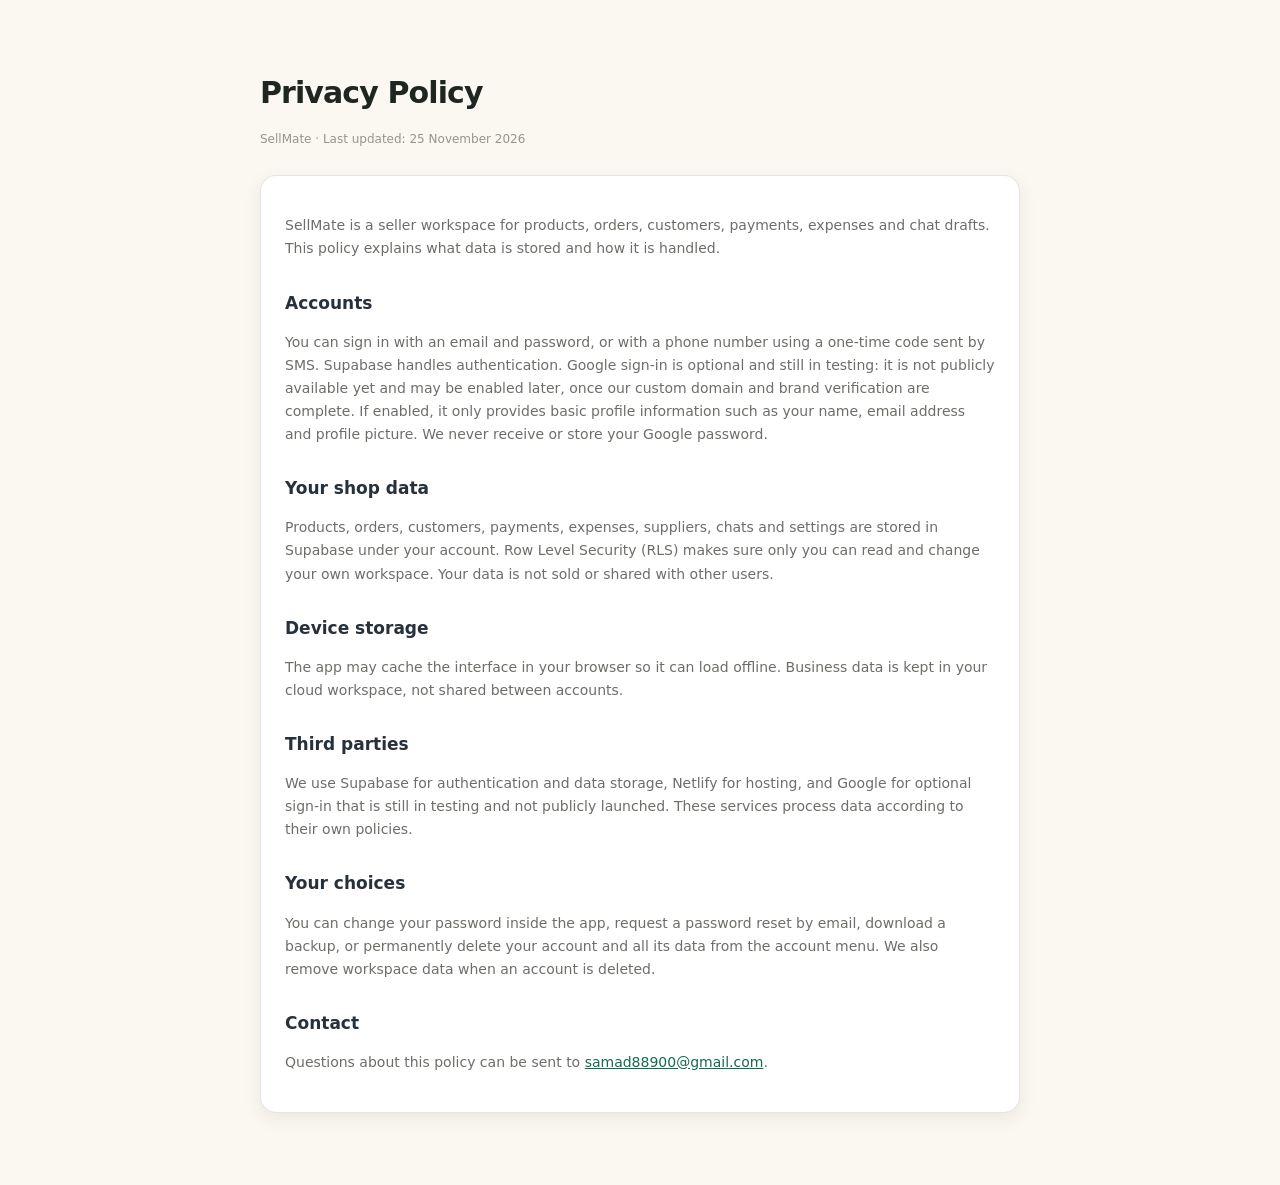
<file: privacy.html>
<!DOCTYPE html>
<html lang="en">
<head>
  <meta charset="UTF-8" />
  <meta name="viewport" content="width=device-width, initial-scale=1.0" />
  <title>Privacy Policy — SellMate</title>
  <style>
    body { margin: 0; background: #fbf8f1; color: #1f2520; font-family: system-ui, -apple-system, Segoe UI, sans-serif; line-height: 1.65; }
    main { max-width: 760px; margin: 0 auto; padding: 48px 22px 72px; }
    a { color: #146b52; }
    h1 { font-size: 30px; letter-spacing: -.03em; margin-bottom: 6px; }
    h2 { font-size: 17px; margin-top: 28px; color: #27313b; }
    p, li { color: #6b6f68; font-size: 14px; }
    .meta { color: #92968c; font-size: 12px; margin-bottom: 26px; }
    .card { border: 1px solid rgba(39, 49, 59, 0.12); background: #ffffff; border-radius: 16px; padding: 24px; box-shadow: 0 6px 18px rgba(39, 49, 59, 0.08); }
  </style>
</head>
<body>
  <main>
    <h1>Privacy Policy</h1>
    <p class="meta">SellMate · Last updated: 25 November 2026</p>
    <div class="card">
      <p>SellMate is a seller workspace for products, orders, customers, payments, expenses and chat drafts. This policy explains what data is stored and how it is handled.</p>

      <h2>Accounts</h2>
      <p>You can sign in with an email and password, or with a phone number using a one-time code sent by SMS. Supabase handles authentication. Google sign-in is optional and still in testing: it is not publicly available yet and may be enabled later, once our custom domain and brand verification are complete. If enabled, it only provides basic profile information such as your name, email address and profile picture. We never receive or store your Google password.</p>

      <h2>Your shop data</h2>
      <p>Products, orders, customers, payments, expenses, suppliers, chats and settings are stored in Supabase under your account. Row Level Security (RLS) makes sure only you can read and change your own workspace. Your data is not sold or shared with other users.</p>

      <h2>Device storage</h2>
      <p>The app may cache the interface in your browser so it can load offline. Business data is kept in your cloud workspace, not shared between accounts.</p>

      <h2>Third parties</h2>
      <p>We use Supabase for authentication and data storage, Netlify for hosting, and Google for optional sign-in that is still in testing and not publicly launched. These services process data according to their own policies.</p>

      <h2>Your choices</h2>
      <p>You can change your password inside the app, request a password reset by email, download a backup, or permanently delete your account and all its data from the account menu. We also remove workspace data when an account is deleted.</p>

      <h2>Contact</h2>
      <p>Questions about this policy can be sent to <a href="mailto:samad88900@gmail.com">samad88900@gmail.com</a>.</p>
    </div>
  </main>
</body>
</html>
</file>
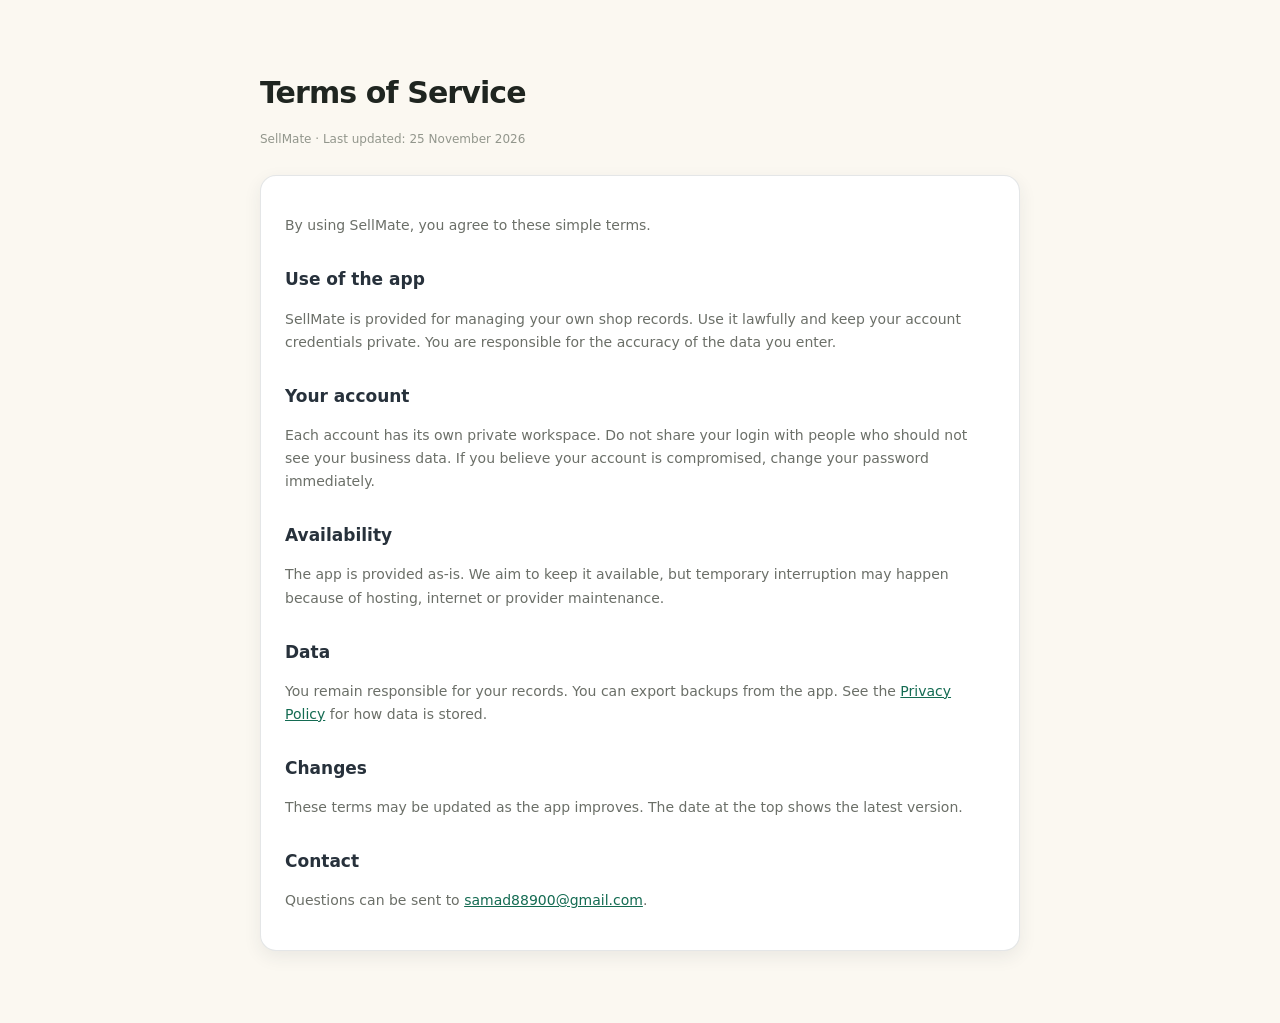
<file: terms.html>
<!DOCTYPE html>
<html lang="en">
<head>
  <meta charset="UTF-8" />
  <meta name="viewport" content="width=device-width, initial-scale=1.0" />
  <title>Terms of Service — SellMate</title>
  <style>
    body { margin: 0; background: #fbf8f1; color: #1f2520; font-family: system-ui, -apple-system, Segoe UI, sans-serif; line-height: 1.65; }
    main { max-width: 760px; margin: 0 auto; padding: 48px 22px 72px; }
    a { color: #146b52; }
    h1 { font-size: 30px; letter-spacing: -.03em; margin-bottom: 6px; }
    h2 { font-size: 17px; margin-top: 28px; color: #27313b; }
    p, li { color: #6b6f68; font-size: 14px; }
    .meta { color: #92968c; font-size: 12px; margin-bottom: 26px; }
    .card { border: 1px solid rgba(39, 49, 59, 0.12); background: #ffffff; border-radius: 16px; padding: 24px; box-shadow: 0 6px 18px rgba(39, 49, 59, 0.08); }
  </style>
</head>
<body>
  <main>
    <h1>Terms of Service</h1>
    <p class="meta">SellMate · Last updated: 25 November 2026</p>
    <div class="card">
      <p>By using SellMate, you agree to these simple terms.</p>

      <h2>Use of the app</h2>
      <p>SellMate is provided for managing your own shop records. Use it lawfully and keep your account credentials private. You are responsible for the accuracy of the data you enter.</p>

      <h2>Your account</h2>
      <p>Each account has its own private workspace. Do not share your login with people who should not see your business data. If you believe your account is compromised, change your password immediately.</p>

      <h2>Availability</h2>
      <p>The app is provided as-is. We aim to keep it available, but temporary interruption may happen because of hosting, internet or provider maintenance.</p>

      <h2>Data</h2>
      <p>You remain responsible for your records. You can export backups from the app. See the <a href="privacy.html">Privacy Policy</a> for how data is stored.</p>

      <h2>Changes</h2>
      <p>These terms may be updated as the app improves. The date at the top shows the latest version.</p>

      <h2>Contact</h2>
      <p>Questions can be sent to <a href="mailto:samad88900@gmail.com">samad88900@gmail.com</a>.</p>
    </div>
  </main>
</body>
</html>
</file>
